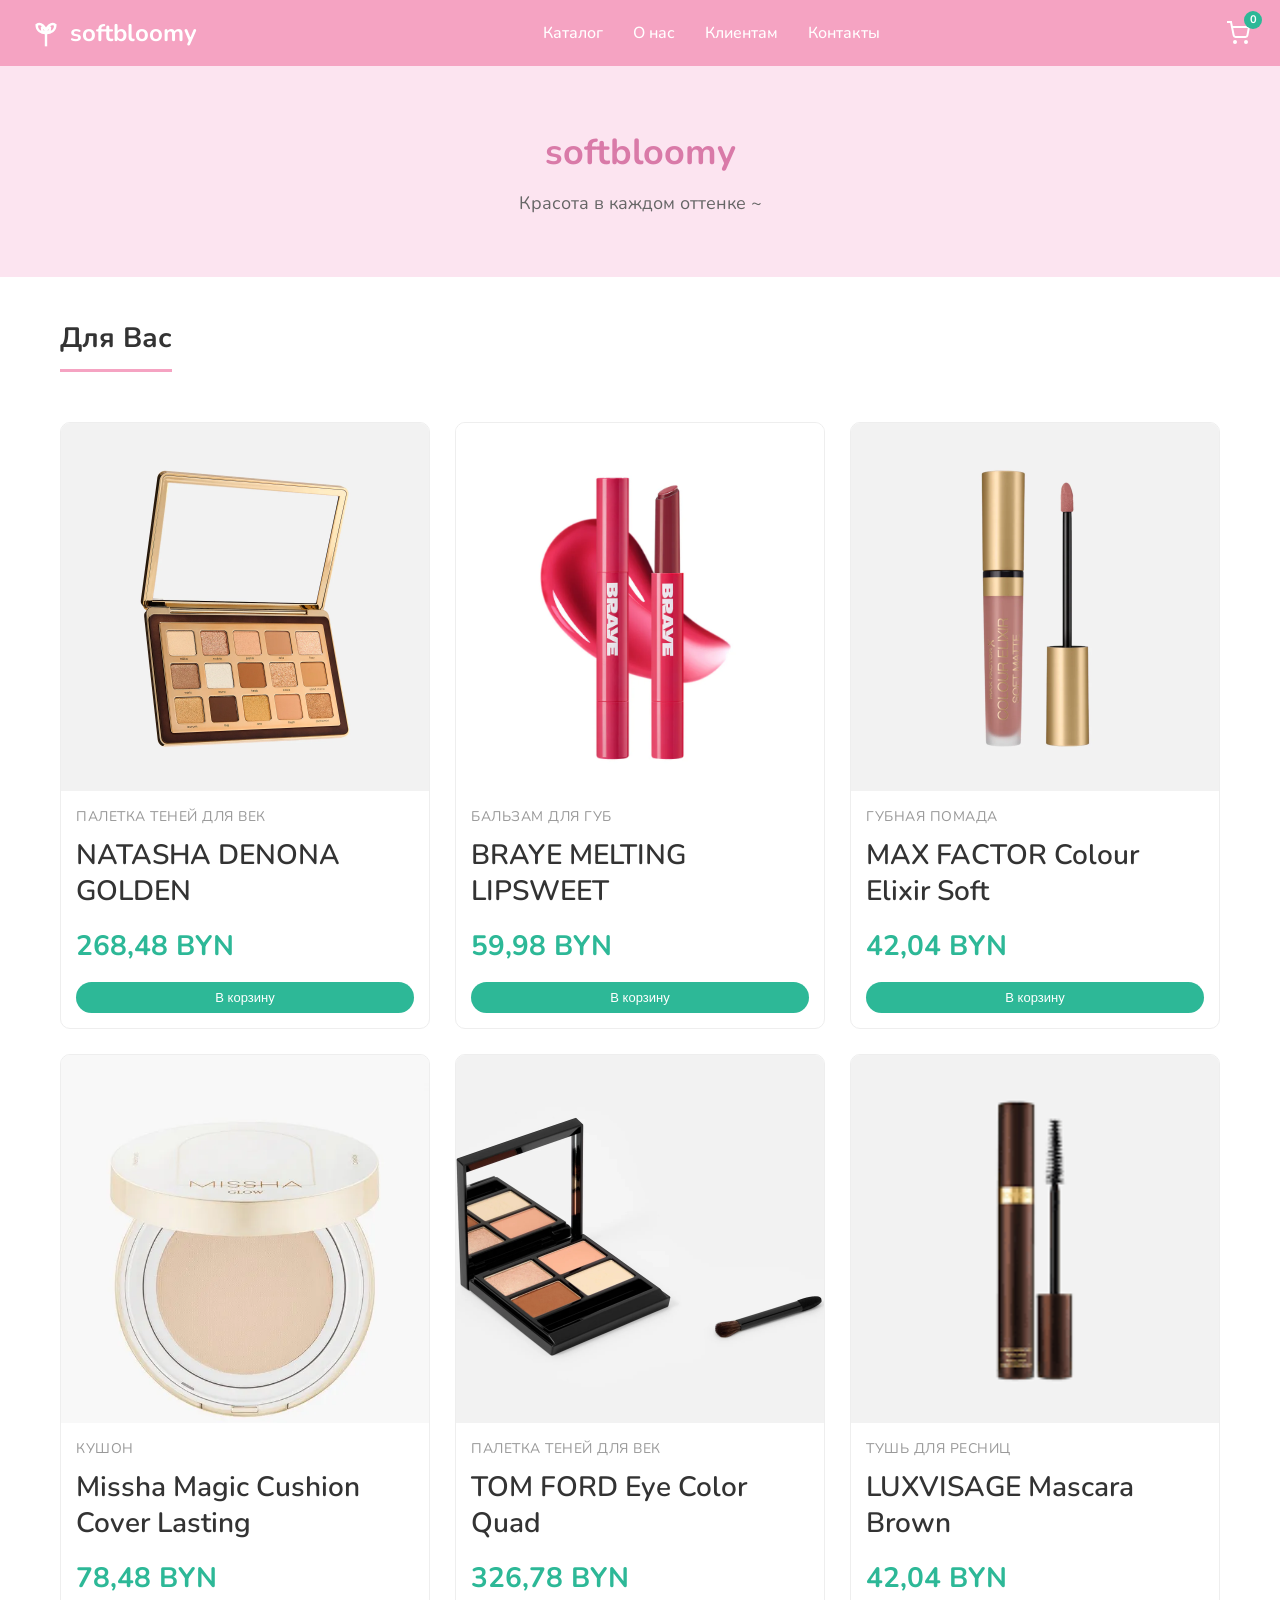
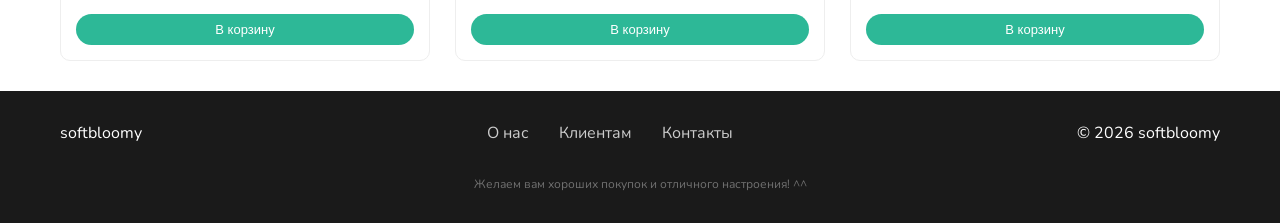
<file: index.html>
<!DOCTYPE html>
<html lang="ru">
<head>
    <meta charset="UTF-8">
    <meta name="viewport" content="width=device-width, initial-scale=1.0">
    <title>softbloomy — интернет-магазин косметики</title>
    <link href="https://fonts.googleapis.com/css2?family=Nunito:wght@400;500;600;700&display=swap" rel="stylesheet">
    <link rel="stylesheet" href="style.css">
</head>
<body>

<header>
    <div class="logo">
        <a href="index.html">
            <svg width="32" height="32" viewBox="0 0 24 24" fill="none" stroke="white" stroke-width="1.8">
                <path d="M12 22V12"/>
                <path d="M12 12C12 7 8 4 5 6c0 4 3 6 7 6z"/>
                <path d="M12 12C12 7 16 4 19 6c0 4-3 6-7 6z"/>
                <path d="M12 12C12 9 10 7 9 8c0 3 1.5 4 3 4z"/>
                <path d="M12 12C12 9 14 7 15 8c0 3-1.5 4-3 4z"/>
            </svg>
            softbloomy
        </a>
    </div>
    <ul class="nav-links">
        <li><a href="catalog.html">Каталог</a></li>
        <li><a href="about.html">О нас</a></li>
        <li><a href="clients.html">Клиентам</a></li>
        <li><a href="contacts.html">Контакты</a></li>
    </ul>
    <div class="cart-link">
        <a href="cart.html">
            <svg width="24" height="24" viewBox="0 0 24 24" fill="none" stroke="white" stroke-width="2">
                <circle cx="9" cy="21" r="1"/>
                <circle cx="20" cy="21" r="1"/>
                <path d="M1 1h4l2.68 13.39a2 2 0 0 0 2 1.61h9.72a2 2 0 0 0 2-1.61L23 6H6"/>
            </svg>
            <span class="cart-count">0</span>
        </a>
    </div>
    <div class="burger">
        <span></span><span></span><span></span>
    </div>
</header>

<div class="mobile-menu">
    <a href="catalog.html">Каталог</a>
    <a href="about.html">О нас</a>
    <a href="clients.html">Клиентам</a>
    <a href="contacts.html">Контакты</a>
</div>

<main>
    <div class="hero">
        <h1>softbloomy</h1>
        <p>Красота в каждом оттенке ~ </p>
    </div>
    
    <div class="container">
        <h2 class="section-title">Для Вас</h2>
        <div class="product-grid" id="featured-grid"></div>
    </div>
</main>

<footer>
    <div class="container">
        <div class="footer-inner">
            <div>softbloomy</div>
            <div class="footer-links">
                <a href="about.html">О нас</a>
                <a href="clients.html">Клиентам</a>
                <a href="contacts.html">Контакты</a>
            </div>
            <div>© 2026 softbloomy</div>
        </div>
    </div>
</footer>

<script src="main.js"></script>
</body>
</html>
</file>
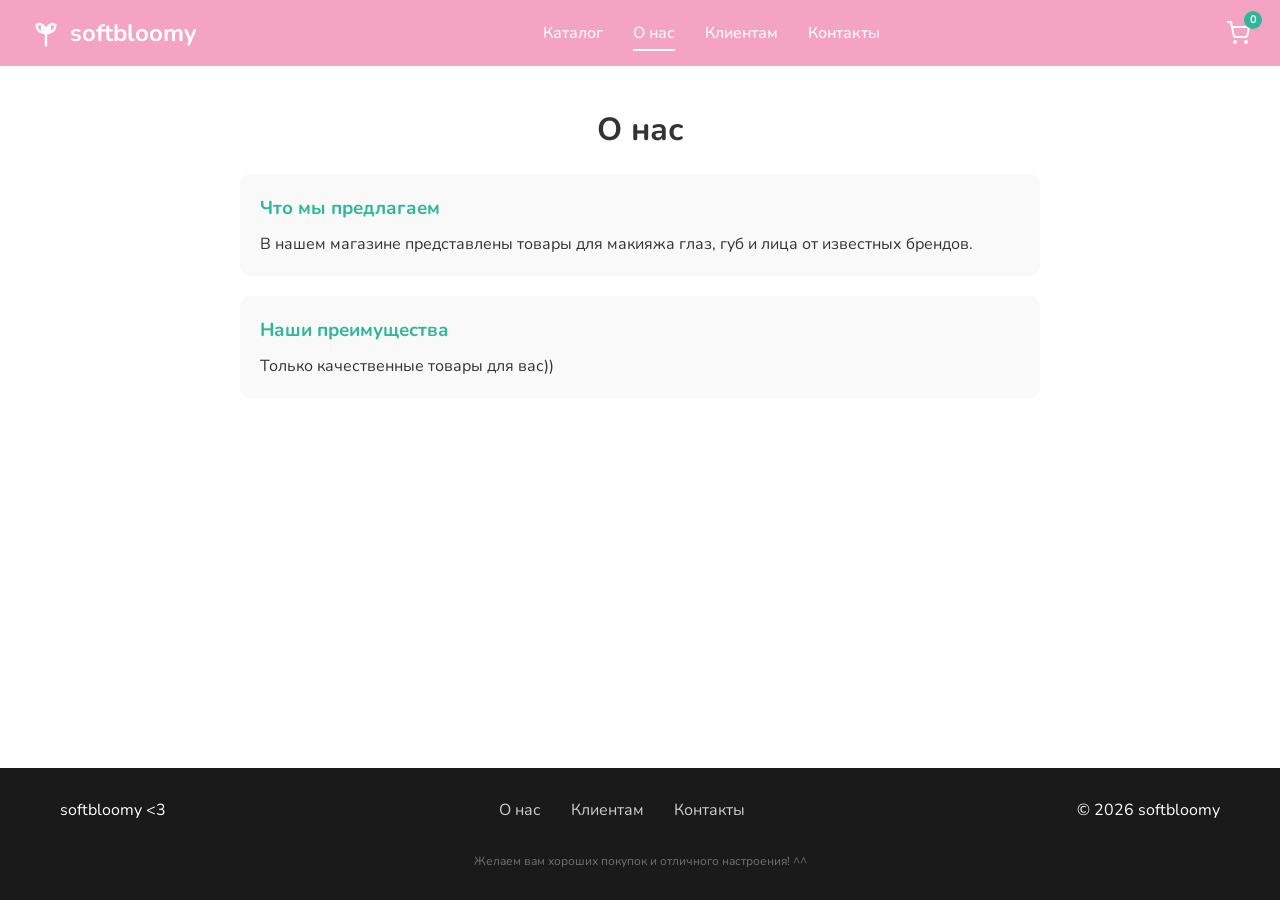
<file: about.html>
<!DOCTYPE html>
<html lang="ru">
<head>
    <meta charset="UTF-8">
    <meta name="viewport" content="width=device-width, initial-scale=1.0">
    <title>О нас — softbloomy</title>
    <link href="https://fonts.googleapis.com/css2?family=Nunito:wght@400;500;600;700&display=swap" rel="stylesheet">
    <link rel="stylesheet" href="style.css">
</head>
<body>

<header>
    <div class="logo">
        <a href="index.html">
            <svg width="32" height="32" viewBox="0 0 24 24" fill="none" stroke="white" stroke-width="1.8">
                <path d="M12 22V12"/>
                <path d="M12 12C12 7 8 4 5 6c0 4 3 6 7 6z"/>
                <path d="M12 12C12 7 16 4 19 6c0 4-3 6-7 6z"/>
                <path d="M12 12C12 9 10 7 9 8c0 3 1.5 4 3 4z"/>
                <path d="M12 12C12 9 14 7 15 8c0 3-1.5 4-3 4z"/>
            </svg>
            softbloomy
        </a>
    </div>
    <ul class="nav-links">
        <li><a href="catalog.html">Каталог</a></li>
        <li><a href="about.html">О нас</a></li>
        <li><a href="clients.html">Клиентам</a></li>
        <li><a href="contacts.html">Контакты</a></li>
    </ul>
    <div class="cart-link">
        <a href="cart.html">
            <svg width="24" height="24" viewBox="0 0 24 24" fill="none" stroke="white" stroke-width="2">
                <circle cx="9" cy="21" r="1"/>
                <circle cx="20" cy="21" r="1"/>
                <path d="M1 1h4l2.68 13.39a2 2 0 0 0 2 1.61h9.72a2 2 0 0 0 2-1.61L23 6H6"/>
            </svg>
            <span class="cart-count">0</span>
        </a>
    </div>
    <div class="burger">
        <span></span><span></span><span></span>
    </div>
</header>

<div class="mobile-menu">
    <a href="catalog.html">Каталог</a>
    <a href="about.html">О нас</a>
    <a href="clients.html">Клиентам</a>
    <a href="contacts.html">Контакты</a>
</div>

<main>
    <div class="container">
        <div class="page-content">
            <h1>О нас</h1>
            <div class="info-block">
                <h3>Что мы предлагаем</h3>
                <p>В нашем магазине представлены товары для макияжа глаз, губ и лица от известных брендов.</p>
            </div>
            
            <div class="info-block">
                <h3>Наши преимущества</h3>
                <p>Только качественные товары для вас))</p>
            </div>
        </div>
    </div>
</main>

<footer>
    <div class="container">
        <div class="footer-inner">
            <div>softbloomy <3</div>
            <div class="footer-links">
                <a href="about.html">О нас</a>
                <a href="clients.html">Клиентам</a>
                <a href="contacts.html">Контакты</a>
            </div>
            <div>© 2026 softbloomy</div>
        </div>
    </div>
</footer>

<script src="main.js"></script>
</body>
</html>
</file>
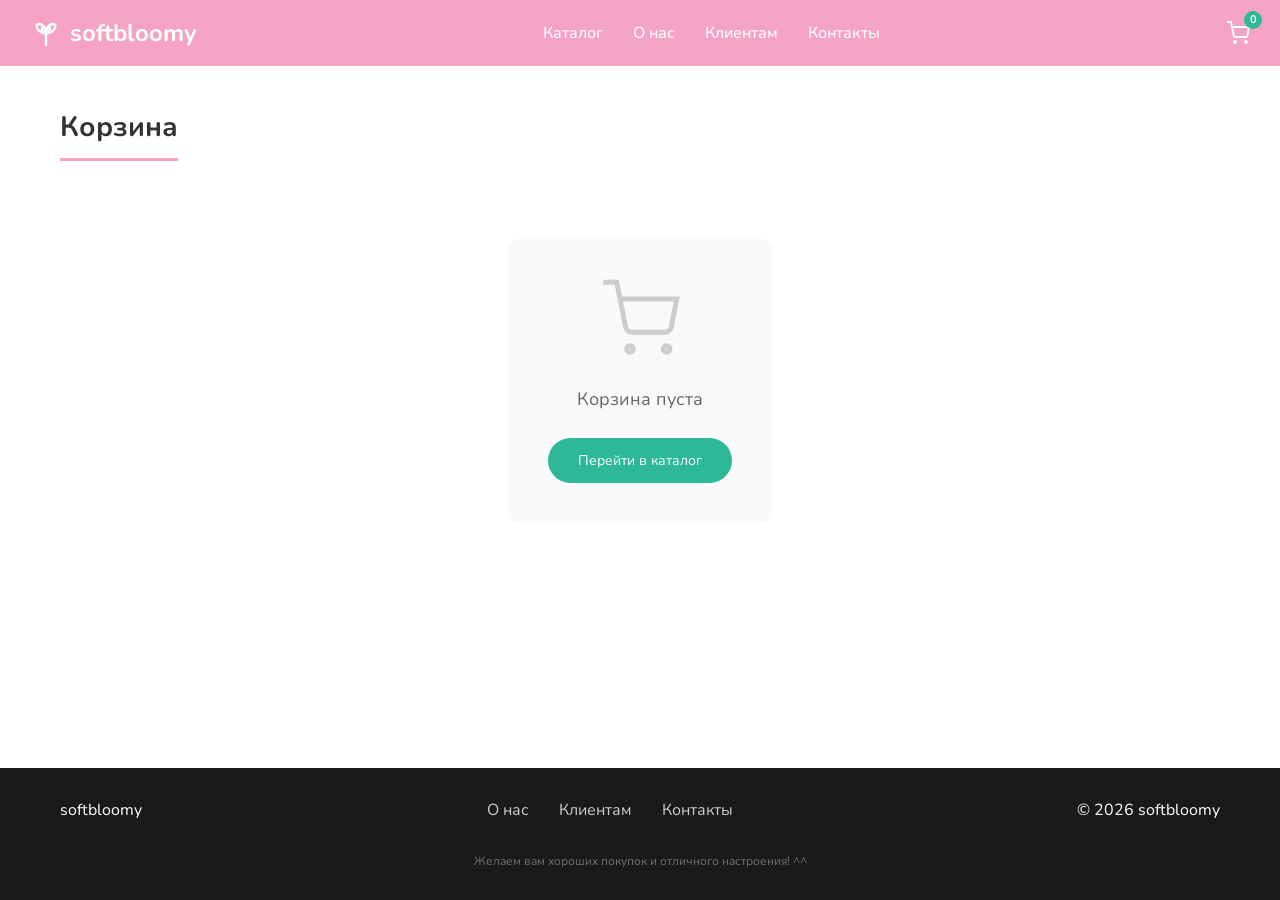
<file: cart.html>
<!DOCTYPE html>
<html lang="ru">
<head>
    <meta charset="UTF-8">
    <meta name="viewport" content="width=device-width, initial-scale=1.0">
    <title>Корзина — softbloomy</title>
    <link href="https://fonts.googleapis.com/css2?family=Nunito:wght@400;500;600;700&display=swap" rel="stylesheet">
    <link rel="stylesheet" href="style.css">
    <style>
        /* Дополнительные стили для пустой корзины */
        .empty-cart-container {
            min-height: 400px;
            display: flex;
            align-items: center;
            justify-content: center;
        }
        .empty-cart-box {
            text-align: center;
            padding: 40px;
            background: #f9f9f9;
            border-radius: 10px;
            max-width: 400px;
            margin: 0 auto;
        }
        .empty-cart-box svg {
            width: 80px;
            color: #ccc;
            margin-bottom: 20px;
        }
        .empty-cart-box p {
            font-size: 18px;
            margin-bottom: 25px;
            color: #666;
        }
        .empty-cart-box .btn-primary {
            display: inline-block;
            background: #2db897;
            color: white;
            padding: 12px 30px;
            border-radius: 30px;
            text-decoration: none;
            font-size: 14px;
            border: none;
            cursor: pointer;
        }
        .empty-cart-box .btn-primary:hover {
            background: #1e8a72;
        }
    </style>
</head>
<body>

<header>
    <div class="logo">
        <a href="index.html">
            <svg width="32" height="32" viewBox="0 0 24 24" fill="none" stroke="white" stroke-width="1.8">
                <path d="M12 22V12"/>
                <path d="M12 12C12 7 8 4 5 6c0 4 3 6 7 6z"/>
                <path d="M12 12C12 7 16 4 19 6c0 4-3 6-7 6z"/>
                <path d="M12 12C12 9 10 7 9 8c0 3 1.5 4 3 4z"/>
                <path d="M12 12C12 9 14 7 15 8c0 3-1.5 4-3 4z"/>
            </svg>
            softbloomy
        </a>
    </div>
    <ul class="nav-links">
        <li><a href="catalog.html">Каталог</a></li>
        <li><a href="about.html">О нас</a></li>
        <li><a href="clients.html">Клиентам</a></li>
        <li><a href="contacts.html">Контакты</a></li>
    </ul>
    <div class="cart-link">
        <a href="cart.html">
            <svg width="24" height="24" viewBox="0 0 24 24" fill="none" stroke="white" stroke-width="2">
                <circle cx="9" cy="21" r="1"/>
                <circle cx="20" cy="21" r="1"/>
                <path d="M1 1h4l2.68 13.39a2 2 0 0 0 2 1.61h9.72a2 2 0 0 0 2-1.61L23 6H6"/>
            </svg>
            <span class="cart-count">0</span>
        </a>
    </div>
    <div class="burger">
        <span></span><span></span><span></span>
    </div>
</header>

<div class="mobile-menu">
    <a href="catalog.html">Каталог</a>
    <a href="about.html">О нас</a>
    <a href="clients.html">Клиентам</a>
    <a href="contacts.html">Контакты</a>
</div>

<main>
    <div class="container">
        <h1 class="section-title">Корзина</h1>
        
        <!-- ПУСТАЯ КОРЗИНА (отдельный блок без наложений) -->
        <div id="cart-empty" style="display: none;">
            <div class="empty-cart-container">
                <div class="empty-cart-box">
                    <svg viewBox="0 0 24 24" fill="none" stroke="currentColor" stroke-width="1.5">
                        <circle cx="9" cy="21" r="1"/>
                        <circle cx="20" cy="21" r="1"/>
                        <path d="M1 1h4l2.68 13.39a2 2 0 0 0 2 1.61h9.72a2 2 0 0 0 2-1.61L23 6H6"/>
                    </svg>
                    <p>Корзина пуста</p>
                    <a href="catalog.html" class="btn-primary">Перейти в каталог</a>
                </div>
            </div>
        </div>
        <!-- ПОЛНАЯ КОРЗИНА -->
        <div id="cart-list">
            <div class="cart-page">
                <div id="cart-items"></div>
                
                <aside class="cart-summary">
                    <h3>Ваш заказ</h3>
                    <div class="summary-row">
                        <span id="cart-count-label">товары, 0 шт</span>
                    </div>
                    <div class="summary-row total">
                        <span>Итого</span>
                        <span id="summary-total">0,00 BYN</span>
                    </div>
                    
                    <div class="order-form">
                        <div class="form-group">
                            <label>Ваше имя *</label>
                            <input type="text" id="customer-name" placeholder="Введите ваше имя">
                        </div>
                        
                        <div class="form-group">
                            <label>Город *</label>
                            <div class="city-row">
                                <select id="city-select">
                                    <option value="">Выберите город</option>
                                    <option value="Минск">Минск</option>
                                    <option value="Гомель">Гомель</option>
                                    <option value="Могилёв">Могилёв</option>
                                    <option value="Витебск">Витебск</option>
                                    <option value="Гродно">Гродно</option>
                                    <option value="Брест">Брест</option>
                                    <option value="Бобруйск">Бобруйск</option>
                                    <option value="Борисов">Борисов</option>
                                    <option value="Солигорск">Солигорск</option>
                                    <option value="Молодечно">Молодечно</option>
                                </select>
                                <button class="btn-select-city" id="confirm-city-btn">OK</button>
                            </div>
                            <div id="selected-city-display" class="selected-city" style="display: none;"></div>
                        </div>
                        
                        <div class="form-group">
                            <label>Адрес доставки</label>
                            <input type="text" id="delivery-address" placeholder="Улица, дом, квартира">
                        </div>
                        
                        <div class="form-group">
                            <label>Телефон</label>
                            <input type="tel" id="customer-phone" placeholder="+375 (XX) XXX-XX-XX">
                        </div>
                    </div>
                    
                    <button id="order-btn" class="btn-order">Оформить заказ</button>
                </aside>
            </div>
        </div>
    </div>
</main>

<footer>
    <div class="container">
        <div class="footer-inner">
            <div>softbloomy</div>
            <div class="footer-links">
                <a href="about.html">О нас</a>
                <a href="clients.html">Клиентам</a>
                <a href="contacts.html">Контакты</a>
            </div>
            <div>© 2026 softbloomy</div>
        </div>
    </div>
</footer>

<script src="main.js"></script>
</body>
</html>
</file>
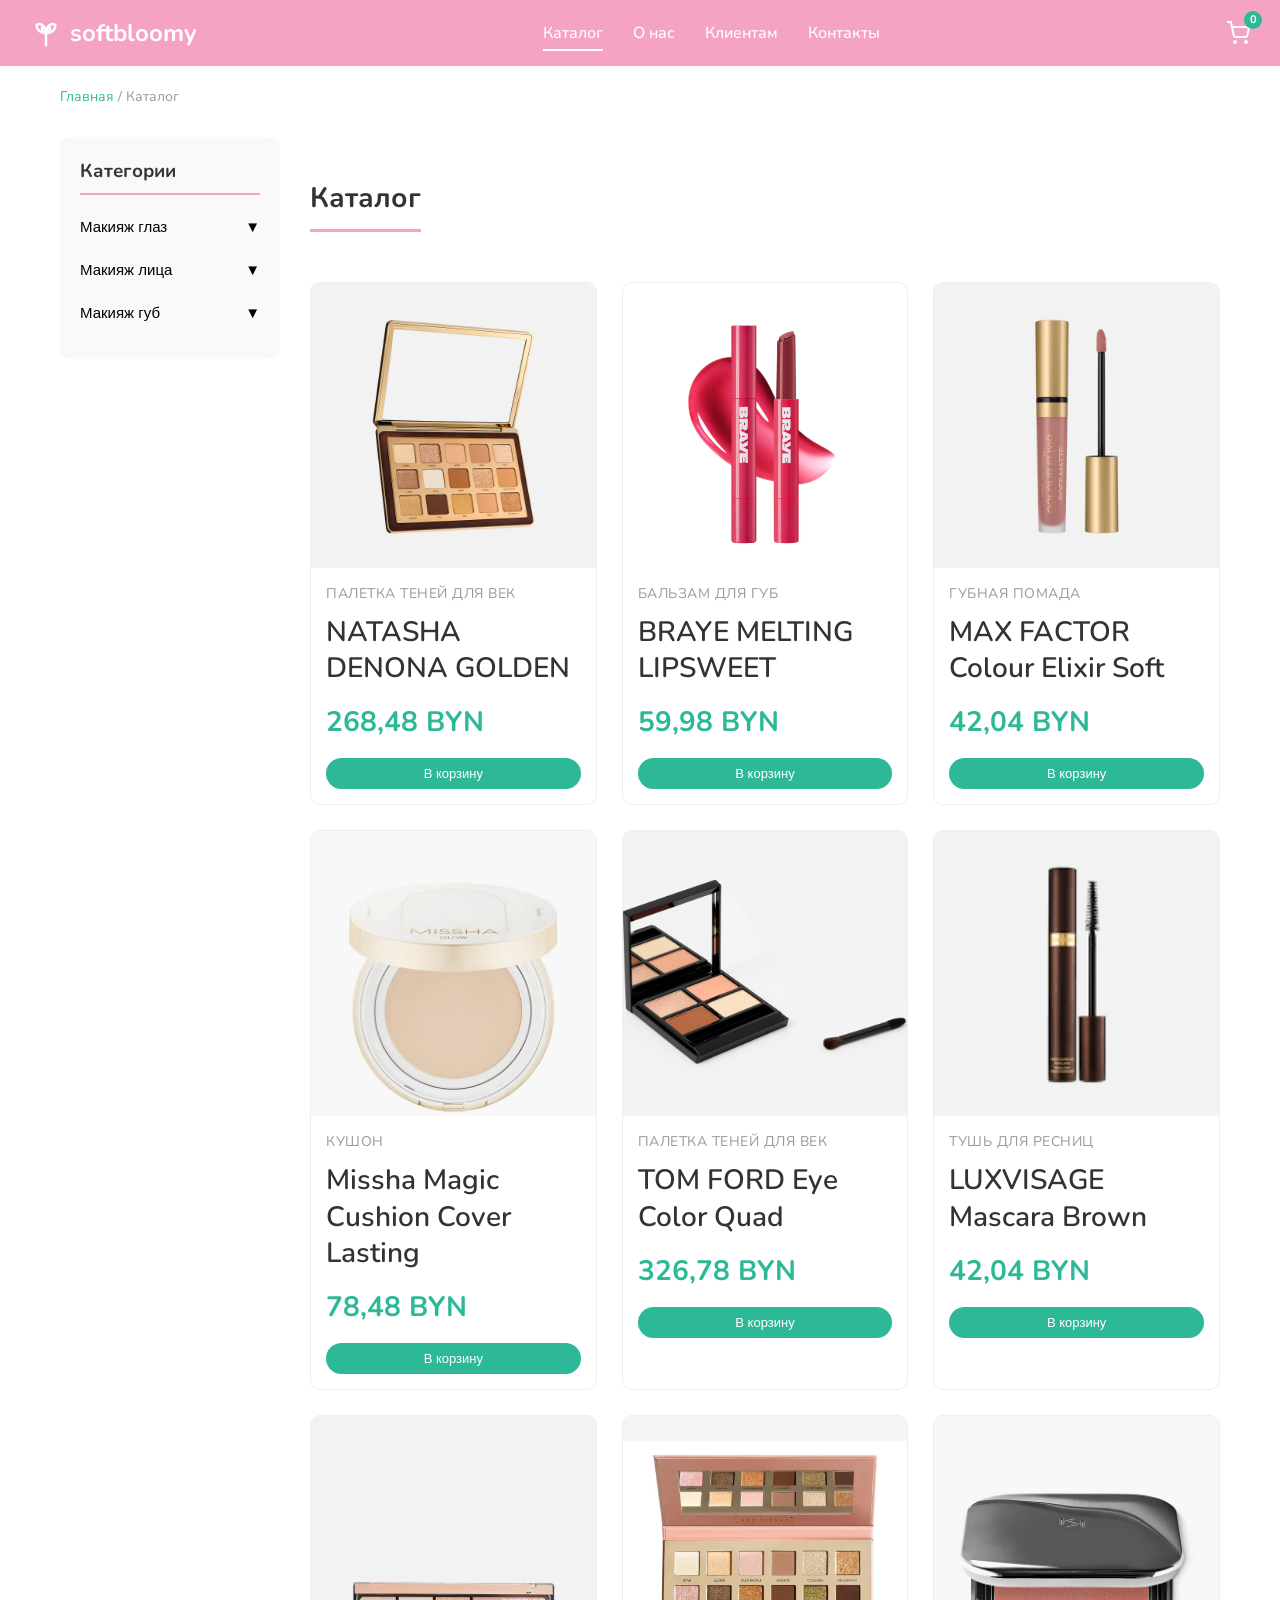
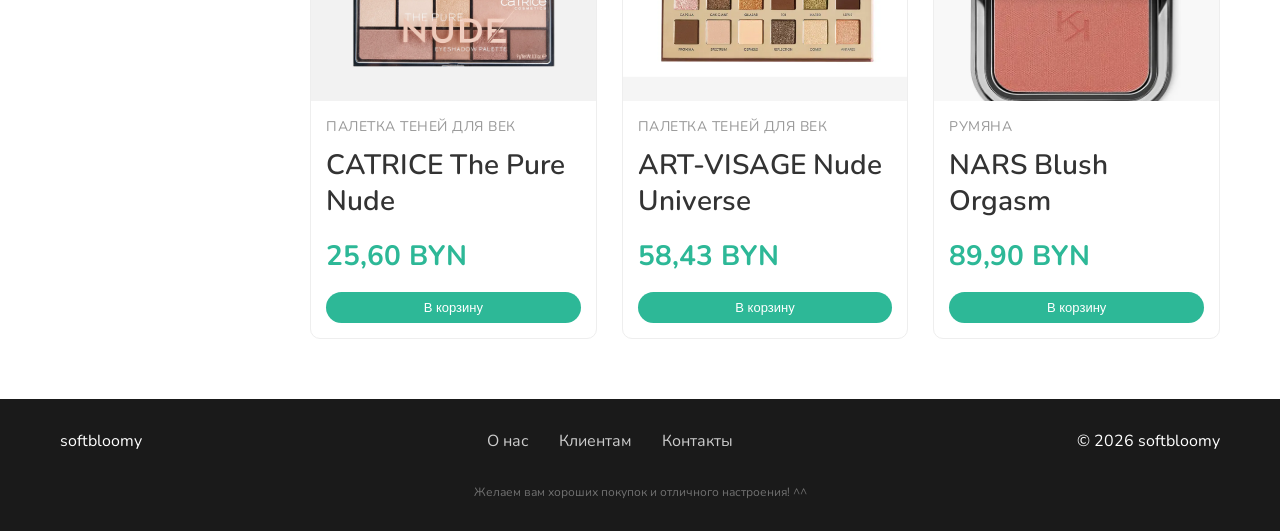
<file: catalog.html>
<!DOCTYPE html>
<html lang="ru">
<head>
    <meta charset="UTF-8">
    <meta name="viewport" content="width=device-width, initial-scale=1.0">
    <title>Каталог — softbloomy</title>
    <link href="https://fonts.googleapis.com/css2?family=Nunito:wght@400;500;600;700&display=swap" rel="stylesheet">
    <link rel="stylesheet" href="style.css">
</head>
<body>

<header>
    <div class="logo">
        <a href="index.html">
            <svg width="32" height="32" viewBox="0 0 24 24" fill="none" stroke="white" stroke-width="1.8">
                <path d="M12 22V12"/>
                <path d="M12 12C12 7 8 4 5 6c0 4 3 6 7 6z"/>
                <path d="M12 12C12 7 16 4 19 6c0 4-3 6-7 6z"/>
                <path d="M12 12C12 9 10 7 9 8c0 3 1.5 4 3 4z"/>
                <path d="M12 12C12 9 14 7 15 8c0 3-1.5 4-3 4z"/>
            </svg>
            softbloomy
        </a>
    </div>
    <ul class="nav-links">
        <li><a href="catalog.html">Каталог</a></li>
        <li><a href="about.html">О нас</a></li>
        <li><a href="clients.html">Клиентам</a></li>
        <li><a href="contacts.html">Контакты</a></li>
    </ul>
    <div class="cart-link">
        <a href="cart.html">
            <svg width="24" height="24" viewBox="0 0 24 24" fill="none" stroke="white" stroke-width="2">
                <circle cx="9" cy="21" r="1"/>
                <circle cx="20" cy="21" r="1"/>
                <path d="M1 1h4l2.68 13.39a2 2 0 0 0 2 1.61h9.72a2 2 0 0 0 2-1.61L23 6H6"/>
            </svg>
            <span class="cart-count">0</span>
        </a>
    </div>
    <div class="burger">
        <span></span><span></span><span></span>
    </div>
</header>

<div class="mobile-menu">
    <a href="catalog.html">Каталог</a>
    <a href="about.html">О нас</a>
    <a href="clients.html">Клиентам</a>
    <a href="contacts.html">Контакты</a>
</div>

<main>
    <div class="container">
        <div class="breadcrumb">
            <a href="index.html">Главная</a> / <span>Каталог</span>
        </div>
        
        <div class="catalog-layout">
            <aside class="sidebar">
                <h3>Категории</h3>
                <div id="sidebar-categories"></div>
            </aside>
            
            <div>
                <h1 class="section-title">Каталог</h1>
                <div class="product-grid" id="catalog-grid"></div>
            </div>
        </div>
    </div>
</main>

<footer>
    <div class="container">
        <div class="footer-inner">
            <div>softbloomy</div>
            <div class="footer-links">
                <a href="about.html">О нас</a>
                <a href="clients.html">Клиентам</a>
                <a href="contacts.html">Контакты</a>
            </div>
            <div>© 2026 softbloomy</div>
        </div>
    </div>
</footer>

<script src="main.js"></script>
</body>
</html>
</file>
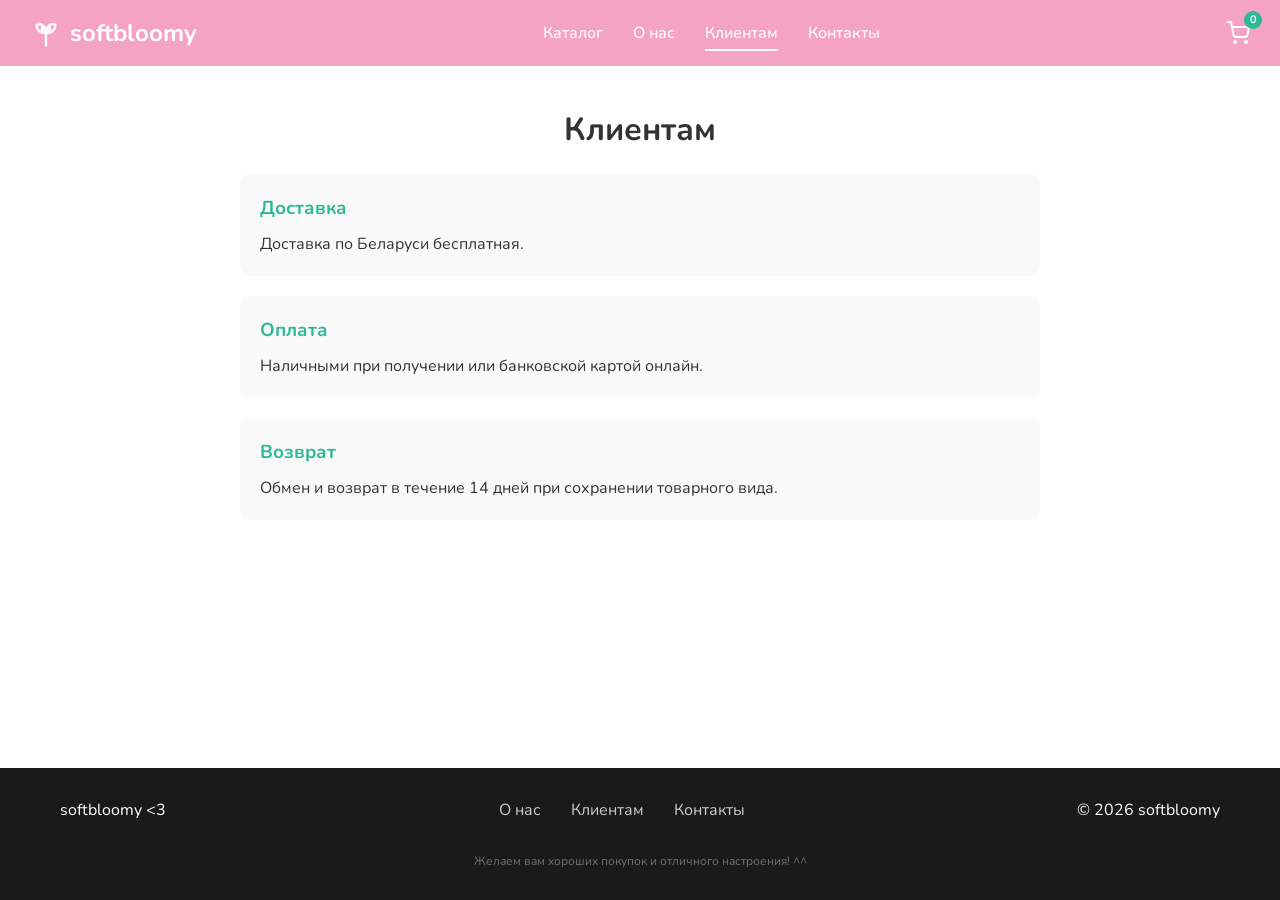
<file: clients.html>
<!DOCTYPE html>
<html lang="ru">
<head>
    <meta charset="UTF-8">
    <meta name="viewport" content="width=device-width, initial-scale=1.0">
    <title>Клиентам — softbloomy</title>
    <link href="https://fonts.googleapis.com/css2?family=Nunito:wght@400;500;600;700&display=swap" rel="stylesheet">
    <link rel="stylesheet" href="style.css">
</head>
<body>

<header>
    <div class="logo">
        <a href="index.html">
            <svg width="32" height="32" viewBox="0 0 24 24" fill="none" stroke="white" stroke-width="1.8">
                <path d="M12 22V12"/>
                <path d="M12 12C12 7 8 4 5 6c0 4 3 6 7 6z"/>
                <path d="M12 12C12 7 16 4 19 6c0 4-3 6-7 6z"/>
                <path d="M12 12C12 9 10 7 9 8c0 3 1.5 4 3 4z"/>
                <path d="M12 12C12 9 14 7 15 8c0 3-1.5 4-3 4z"/>
            </svg>
            softbloomy
        </a>
    </div>
    <ul class="nav-links">
        <li><a href="catalog.html">Каталог</a></li>
        <li><a href="about.html">О нас</a></li>
        <li><a href="clients.html">Клиентам</a></li>
        <li><a href="contacts.html">Контакты</a></li>
    </ul>
    <div class="cart-link">
        <a href="cart.html">
            <svg width="24" height="24" viewBox="0 0 24 24" fill="none" stroke="white" stroke-width="2">
                <circle cx="9" cy="21" r="1"/>
                <circle cx="20" cy="21" r="1"/>
                <path d="M1 1h4l2.68 13.39a2 2 0 0 0 2 1.61h9.72a2 2 0 0 0 2-1.61L23 6H6"/>
            </svg>
            <span class="cart-count">0</span>
        </a>
    </div>
    <div class="burger">
        <span></span><span></span><span></span>
    </div>
</header>

<div class="mobile-menu">
    <a href="catalog.html">Каталог</a>
    <a href="about.html">О нас</a>
    <a href="clients.html">Клиентам</a>
    <a href="contacts.html">Контакты</a>
</div>

<main>
    <div class="container">
        <div class="page-content">
            <h1>Клиентам</h1>
            
            <div class="info-block">
                <h3>Доставка</h3>
                <p>Доставка по Беларуси бесплатная.</p>
            </div>
            
            <div class="info-block">
                <h3>Оплата</h3>
                <p>Наличными при получении или банковской картой онлайн.</p>
            </div>
            
            <div class="info-block">
                <h3>Возврат</h3>
                <p>Обмен и возврат в течение 14 дней при сохранении товарного вида.</p>
            </div>
        </div>
    </div>
</main>

<footer>
    <div class="container">
        <div class="footer-inner">
            <div>softbloomy <3 </div>
            <div class="footer-links">
                <a href="about.html">О нас</a>
                <a href="clients.html">Клиентам</a>
                <a href="contacts.html">Контакты</a>
            </div>
            <div>© 2026 softbloomy</div>
        </div>
    </div>
</footer>

<script src="main.js"></script>
</body>
</html>
</file>
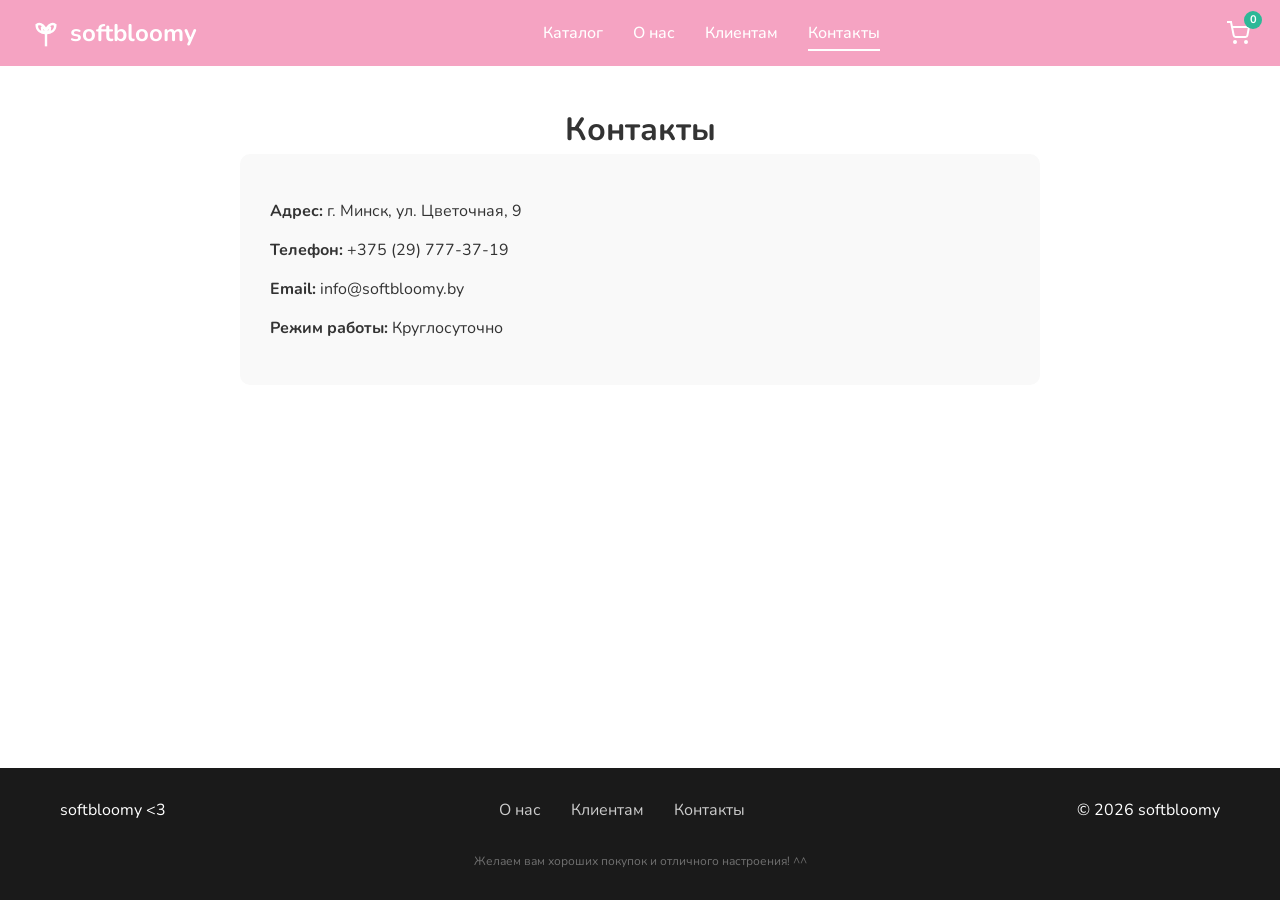
<file: contacts.html>
<!DOCTYPE html>
<html lang="ru">
<head>
    <meta charset="UTF-8">
    <meta name="viewport" content="width=device-width, initial-scale=1.0">
    <title>Контакты — softbloomy</title>
    <link href="https://fonts.googleapis.com/css2?family=Nunito:wght@400;500;600;700&display=swap" rel="stylesheet">
    <link rel="stylesheet" href="style.css">
</head>
<body>

<header>
    <div class="logo">
        <a href="index.html">
            <svg width="32" height="32" viewBox="0 0 24 24" fill="none" stroke="white" stroke-width="1.8">
                <path d="M12 22V12"/>
                <path d="M12 12C12 7 8 4 5 6c0 4 3 6 7 6z"/>
                <path d="M12 12C12 7 16 4 19 6c0 4-3 6-7 6z"/>
                <path d="M12 12C12 9 10 7 9 8c0 3 1.5 4 3 4z"/>
                <path d="M12 12C12 9 14 7 15 8c0 3-1.5 4-3 4z"/>
            </svg>
            softbloomy
        </a>
    </div>
    <ul class="nav-links">
        <li><a href="catalog.html">Каталог</a></li>
        <li><a href="about.html">О нас</a></li>
        <li><a href="clients.html">Клиентам</a></li>
        <li><a href="contacts.html">Контакты</a></li>
    </ul>
    <div class="cart-link">
        <a href="cart.html">
            <svg width="24" height="24" viewBox="0 0 24 24" fill="none" stroke="white" stroke-width="2">
                <circle cx="9" cy="21" r="1"/>
                <circle cx="20" cy="21" r="1"/>
                <path d="M1 1h4l2.68 13.39a2 2 0 0 0 2 1.61h9.72a2 2 0 0 0 2-1.61L23 6H6"/>
            </svg>
            <span class="cart-count">0</span>
        </a>
    </div>
    <div class="burger">
        <span></span><span></span><span></span>
    </div>
</header>

<div class="mobile-menu">
    <a href="catalog.html">Каталог</a>
    <a href="about.html">О нас</a>
    <a href="clients.html">Клиентам</a>
    <a href="contacts.html">Контакты</a>
</div>

<main>
    <div class="container">
        <div class="page-content">
            <h1>Контакты</h1>
            
            <div class="contacts-list">
                <p><strong>Адрес:</strong> г. Минск, ул. Цветочная, 9</p>
                <p><strong>Телефон:</strong> +375 (29) 777-37-19</p>
                <p><strong>Email:</strong> info@softbloomy.by</p>
                <p><strong>Режим работы:</strong> Круглосуточно </p>
            </div>
        </div>
    </div>
</main>

<footer>
    <div class="container">
        <div class="footer-inner">
            <div>softbloomy <3 </div>
            <div class="footer-links">
                <a href="about.html">О нас</a>
                <a href="clients.html">Клиентам</a>
                <a href="contacts.html">Контакты</a>
            </div>
            <div>© 2026 softbloomy</div>
        </div>
    </div>
</footer>

<script src="main.js"></script>
</body>
</html>
</file>
<file: style.css>
@charset "UTF-8";
* {
  margin: 0;
  padding: 0;
  box-sizing: border-box;
}

body {
  font-family: "Nunito", sans-serif;
  background: #ffffff;
  color: #333;
  line-height: 1.5;
  min-height: 100vh;
  display: flex;
  flex-direction: column;
}

.container {
  max-width: 1200px;
  margin: 0 auto;
  padding: 0 20px;
}

/* ШАПКА */
header {
  background: #f5a3c2;
  padding: 15px 30px;
  display: flex;
  justify-content: space-between;
  align-items: center;
  flex-wrap: wrap;
  position: sticky;
  top: 0;
  z-index: 100;
}

.logo a {
  font-size: 24px;
  font-weight: bold;
  color: white;
  text-decoration: none;
  display: flex;
  align-items: center;
  gap: 8px;
}

.logo svg {
  width: 32px;
  height: 32px;
}

.nav-links {
  display: flex;
  gap: 30px;
  list-style: none;
}

.nav-links a {
  color: white;
  text-decoration: none;
  font-weight: 500;
  padding: 5px 0;
}

.nav-links a:hover,
.nav-links a.active {
  border-bottom: 2px solid white;
}

.cart-link a {
  display: flex;
  align-items: center;
  gap: 5px;
  color: white;
  text-decoration: none;
  position: relative;
}

.cart-link svg {
  width: 24px;
  height: 24px;
}

.cart-count {
  position: absolute;
  top: -10px;
  right: -12px;
  background: #2db897;
  color: white;
  font-size: 11px;
  width: 18px;
  height: 18px;
  border-radius: 50%;
  display: flex;
  align-items: center;
  justify-content: center;
  font-weight: bold;
}

.burger {
  display: none;
  flex-direction: column;
  cursor: pointer;
}

.burger span {
  width: 25px;
  height: 3px;
  background: white;
  margin: 3px 0;
}

.mobile-menu {
  display: none;
  flex-direction: column;
  background: #f5a3c2;
  padding: 15px;
  gap: 10px;
}

.mobile-menu a {
  color: white;
  text-decoration: none;
  padding: 8px;
}

.mobile-menu.open {
  display: flex;
}

/* ГЛАВНЫЙ БАННЕР */
.hero {
  background: #fce4f0;
  text-align: center;
  padding: 60px 20px;
}

.hero h1 {
  font-size: 36px;
  color: #d97aa8;
  margin-bottom: 10px;
}

.hero p {
  font-size: 18px;
  color: #666;
}

/* ЗАГОЛОВКИ */
.section-title {
  font-size: 28px;
  margin: 40px 0 20px;
  padding-bottom: 10px;
  border-bottom: 3px solid #f5a3c2;
  display: inline-block;
}

/* СЕТКА ТОВАРОВ */
.product-grid {
  display: grid;
  grid-template-columns: repeat(3, 1fr);
  gap: 25px;
  margin: 30px 0;
}

/* КАРТОЧКА ТОВАРА */
.product-card {
  border: 1px solid #eee;
  border-radius: 10px;
  overflow: hidden;
  transition: box-shadow 0.2s;
  background: white;
}

.product-card:hover {
  box-shadow: 0 5px 15px rgba(0, 0, 0, 0.1);
}

/* КВАДРАТНОЕ ИЗОБРАЖЕНИЕ */
.product-img {
  width: 100%;
  aspect-ratio: 1/1;
  overflow: hidden;
  background: #f5f5f5;
}

.product-img img {
  width: 100%;
  height: 100%;
  -o-object-fit: cover;
     object-fit: cover;
}

.product-info {
  padding: 15px;
}

.product-type {
  font-size: 12px;
  color: #999;
  text-transform: uppercase;
  letter-spacing: 0.5px;
}

.product-name {
  font-size: 16px;
  font-weight: 600;
  margin: 8px 0;
  line-height: 1.3;
}

/* ЦЕНА ТОВАРА - ЖИРНЫМ ЗЕЛЁНЫМ */
.product-price {
  font-size: 18px;
  font-weight: bold;
  color: #2db897;
  margin: 10px 0;
  display: block;
}

/* КНОПКА В КОРЗИНУ */
.btn-add {
  background: #2db897;
  color: white;
  border: none;
  padding: 8px 16px;
  border-radius: 20px;
  cursor: pointer;
  font-size: 13px;
  width: 100%;
  transition: background 0.2s;
}

.btn-add:hover {
  background: #1e8a72;
}

/* КАТАЛОГ */
.catalog-layout {
  display: grid;
  grid-template-columns: 220px 1fr;
  gap: 30px;
  margin: 30px 0;
}

.sidebar {
  background: #f9f9f9;
  padding: 20px;
  border-radius: 10px;
  position: sticky;
  top: 90px;
  align-self: start;
}

.sidebar h3 {
  margin-bottom: 15px;
  padding-bottom: 8px;
  border-bottom: 2px solid #f5a3c2;
}

.category {
  margin-bottom: 10px;
}

.category-btn {
  width: 100%;
  text-align: left;
  background: none;
  border: none;
  padding: 8px 0;
  font-size: 15px;
  cursor: pointer;
  display: flex;
  justify-content: space-between;
}

.subcats {
  padding-left: 15px;
  max-height: 0;
  overflow: hidden;
  transition: max-height 0.2s;
}

.subcats.open {
  max-height: 150px;
}

.subcats a {
  display: block;
  padding: 5px 0;
  color: #666;
  text-decoration: none;
  font-size: 14px;
}

.subcats a:hover {
  color: #2db897;
}

/* ХЛЕБНЫЕ КРОШКИ */
.breadcrumb {
  margin: 20px 0;
  font-size: 14px;
  color: #999;
}

.breadcrumb a {
  color: #2db897;
  text-decoration: none;
}

/* СТРАНИЦА ТОВАРА */
.product-page {
  display: grid;
  grid-template-columns: 1fr 1fr;
  gap: 40px;
  margin: 40px 0;
}

.product-gallery {
  width: 100%;
  aspect-ratio: 1/1;
  overflow: hidden;
  border-radius: 10px;
  background: #f5f5f5;
}

.product-gallery img {
  width: 100%;
  height: 100%;
  -o-object-fit: cover;
     object-fit: cover;
}

.product-info .product-type {
  color: #999;
  text-transform: uppercase;
  font-size: 14px;
}

.product-info .product-name {
  font-size: 28px;
  margin: 10px 0;
}

.product-info .product-price {
  font-size: 28px;
  color: #2db897;
  font-weight: bold;
  margin: 15px 0;
}

.btn-primary {
  background: #2db897;
  color: white;
  border: none;
  padding: 12px 30px;
  border-radius: 30px;
  font-size: 16px;
  cursor: pointer;
}

.btn-primary:hover {
  background: #1e8a72;
}

.specs-table {
  width: 100%;
  margin-top: 20px;
  border-collapse: collapse;
}

.specs-table tr {
  border-bottom: 1px solid #eee;
}

.specs-table td {
  padding: 10px 5px;
}

.specs-table td:first-child {
  color: #999;
  width: 40%;
}

/* КОРЗИНА */
.cart-page {
  display: grid;
  grid-template-columns: 1fr 320px;
  gap: 30px;
  margin: 30px 0;
}

.cart-item {
  display: grid;
  grid-template-columns: 80px 1fr auto;
  gap: 15px;
  align-items: center;
  background: #f9f9f9;
  padding: 15px;
  border-radius: 10px;
  margin-bottom: 15px;
}

.cart-item-img {
  width: 80px;
  height: 80px;
  border-radius: 8px;
  overflow: hidden;
}

.cart-item-img img {
  width: 100%;
  height: 100%;
  -o-object-fit: cover;
     object-fit: cover;
}

.cart-item-price {
  color: #2db897;
  font-weight: bold;
}

.qty-control {
  display: flex;
  gap: 10px;
  align-items: center;
}

.qty-btn {
  width: 30px;
  height: 30px;
  border-radius: 50%;
  border: 1px solid #ddd;
  background: white;
  cursor: pointer;
}

.qty-btn:hover {
  background: #f5a3c2;
  border-color: #f5a3c2;
}

.cart-summary {
  background: #f9f9f9;
  padding: 20px;
  border-radius: 10px;
  position: sticky;
  top: 90px;
}

.cart-summary h3 {
  margin-bottom: 15px;
}

.summary-row {
  display: flex;
  justify-content: space-between;
  margin: 10px 0;
}

.summary-row.total {
  font-size: 18px;
  font-weight: bold;
  border-top: 1px solid #ddd;
  padding-top: 10px;
  margin-top: 10px;
}

.btn-order {
  width: 100%;
  background: #2db897;
  color: white;
  border: none;
  padding: 12px;
  border-radius: 30px;
  margin-top: 20px;
  cursor: pointer;
}

.btn-order:hover {
  background: #1e8a72;
}

.empty-cart {
  text-align: center;
  padding: 60px;
}

.empty-cart svg {
  width: 80px;
  color: #ccc;
  margin-bottom: 20px;
}

/* ФОРМА ЗАКАЗА */
.order-form {
  margin-top: 20px;
  padding-top: 20px;
  border-top: 1px solid rgba(0, 0, 0, 0.1);
}

.form-group {
  margin-bottom: 15px;
}

.form-group label {
  display: block;
  margin-bottom: 5px;
  font-weight: 500;
  font-size: 13px;
}

.form-group input,
.form-group select {
  width: 100%;
  padding: 10px;
  border: 1px solid #ddd;
  border-radius: 8px;
  font-family: inherit;
  font-size: 14px;
}

.form-group input:focus,
.form-group select:focus {
  outline: none;
  border-color: #2db897;
}

.city-row {
  display: flex;
  gap: 10px;
}

.city-row select {
  flex: 1;
}

.btn-select-city {
  background: #f5a3c2;
  color: white;
  border: none;
  padding: 0 15px;
  border-radius: 8px;
  cursor: pointer;
  font-size: 16px;
  font-weight: bold;
}

.btn-select-city:hover {
  background: #d97aa8;
}

.selected-city {
  background: #e8f5f0;
  padding: 8px 12px;
  border-radius: 8px;
  font-size: 13px;
  margin-top: 10px;
}

/* СТРАНИЦЫ О НАС, КЛИЕНТАМ, КОНТАКТЫ */
.page-content {
  max-width: 800px;
  margin: 40px auto;
  text-align: center;
}

.info-block {
  background: #f9f9f9;
  padding: 20px;
  border-radius: 10px;
  margin: 20px 0;
  text-align: left;
}

.info-block h3 {
  color: #2db897;
  margin-bottom: 10px;
}

.contacts-list {
  text-align: left;
  background: #f9f9f9;
  padding: 30px;
  border-radius: 10px;
}

.contacts-list p {
  margin: 15px 0;
}

/* ПОДВАЛ */
footer {
  background: #1a1a1a;
  color: white;
  padding: 30px 0;
  margin-top: auto;
}

.footer-inner {
  display: flex;
  justify-content: space-between;
  align-items: center;
  flex-wrap: wrap;
  gap: 20px;
}

.footer-links {
  display: flex;
  gap: 30px;
}

.footer-links a {
  color: #ccc;
  text-decoration: none;
}

.footer-links a:hover {
  color: #f5a3c2;
}

/* УВЕДОМЛЕНИЕ */
.toast {
  position: fixed;
  bottom: 20px;
  right: 20px;
  background: #2db897;
  color: white;
  padding: 12px 20px;
  border-radius: 8px;
  transform: translateY(150%);
  transition: transform 0.3s;
  z-index: 1000;
}

.toast.show {
  transform: translateY(0);
}

/* АДАПТИВ */
@media (max-width: 900px) {
  .product-grid {
    grid-template-columns: repeat(2, 1fr);
  }
  .catalog-layout {
    grid-template-columns: 1fr;
  }
  .sidebar {
    position: static;
  }
}
@media (max-width: 700px) {
  .nav-links {
    display: none;
  }
  .burger {
    display: flex;
  }
  .product-page {
    grid-template-columns: 1fr;
  }
  .cart-page {
    grid-template-columns: 1fr;
  }
  .footer-inner {
    flex-direction: column;
    text-align: center;
  }
}
@media (max-width: 500px) {
  .product-grid {
    grid-template-columns: 1fr;
  }
  .cart-item {
    grid-template-columns: 70px 1fr;
  }
  .qty-control {
    grid-column: 1/-1;
    justify-content: flex-end;
  }
}/*# sourceMappingURL=style.css.map */
</file>
